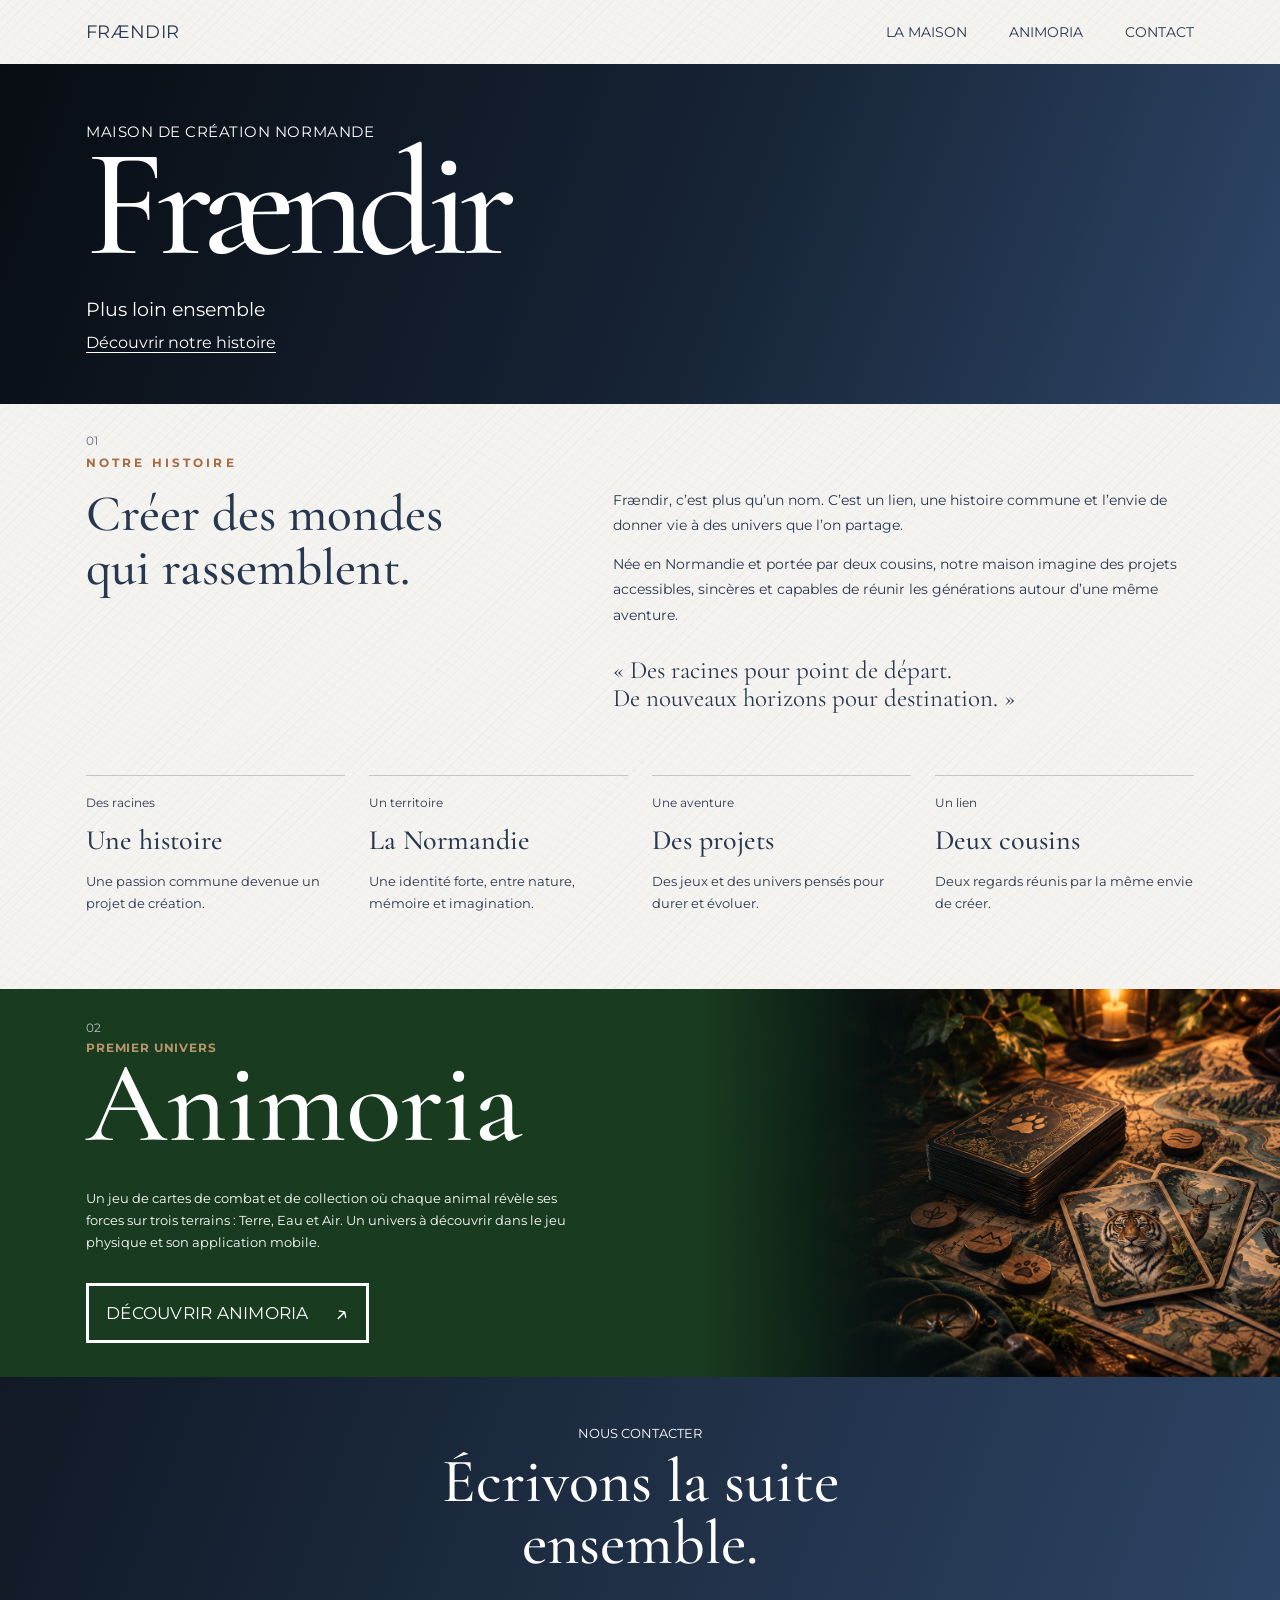
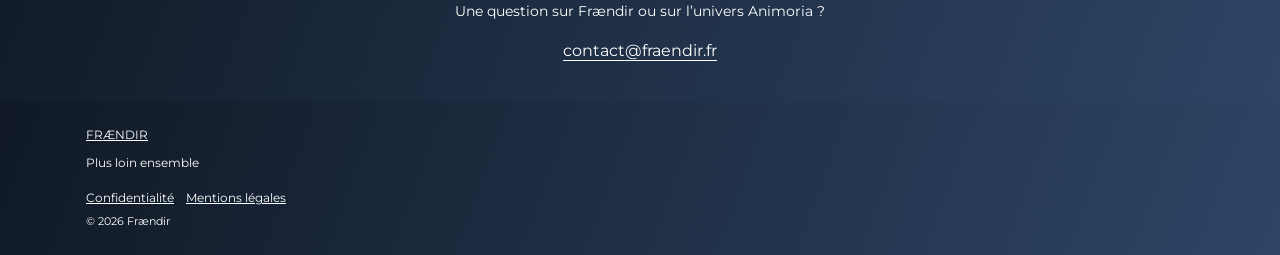
<file: index.html>
<!doctype html>
<html lang="fr"><head><meta charset="utf-8"><meta name="viewport" content="width=device-width,initial-scale=1"><title>Frændir — Plus loin ensemble</title><meta name="description" content="Frændir, maison de création normande. Des univers et des jeux qui rassemblent."><link rel="preconnect" href="https://fonts.googleapis.com"><link rel="preconnect" href="https://fonts.gstatic.com" crossorigin><link href="https://fonts.googleapis.com/css2?family=Cormorant+Garamond:wght@400;500;600&family=Montserrat:wght@400;500;600;700&display=swap" rel="stylesheet"><link rel="stylesheet" href="accueil-v2.css"></head>
<body><header class="nav"><a class="nav-logo" href="index.html">FRÆNDIR</a><nav aria-label="Navigation principale"><a href="#maison">LA MAISON</a><a href="#animoria">ANIMORIA</a><a href="#contact">CONTACT</a></nav></header>
<main><section class="hero"><div class="wrap"><p class="hero-overline">MAISON DE CRÉATION NORMANDE</p><h1>Frændir</h1><p class="hero-motto">Plus loin ensemble</p><a class="hero-link" href="#maison">Découvrir notre histoire</a></div></section>
<section class="story paper" id="maison"><div class="wrap"><span class="number">01</span><p class="overline">NOTRE HISTOIRE</p><div class="story-grid"><div><h2>Créer des mondes<br>qui rassemblent.</h2></div><div class="story-intro"><p>Frændir, c’est plus qu’un nom. C’est un lien, une histoire commune et l’envie de donner vie à des univers que l’on partage.</p><p>Née en Normandie et portée par deux cousins, notre maison imagine des projets accessibles, sincères et capables de réunir les générations autour d’une même aventure.</p><blockquote>« Des racines pour point de départ.<br>De nouveaux horizons pour destination. »</blockquote></div></div><div class="pillars"><article><span>Des racines</span><h3>Une histoire</h3><p>Une passion commune devenue un projet de création.</p></article><article><span>Un territoire</span><h3>La Normandie</h3><p>Une identité forte, entre nature, mémoire et imagination.</p></article><article><span>Une aventure</span><h3>Des projets</h3><p>Des jeux et des univers pensés pour durer et évoluer.</p></article><article><span>Un lien</span><h3>Deux cousins</h3><p>Deux regards réunis par la même envie de créer.</p></article></div></div></section>
<section class="animoria" id="animoria"><div class="animoria-copy"><span class="number">02</span><p class="overline">PREMIER UNIVERS</p><h2>Animoria</h2><p>Un jeu de cartes de combat et de collection où chaque animal révèle ses forces sur trois terrains : Terre, Eau et Air. Un univers à découvrir dans le jeu physique et son application mobile.</p><a class="discover" href="animoria.html">DÉCOUVRIR ANIMORIA <span aria-hidden="true">↗</span></a></div><div class="animoria-visual" role="img" aria-label="Illustration de l'univers des jeux Fraendir"></div></section>
<section class="contact" id="contact"><div class="wrap"><p>NOUS CONTACTER</p><h2>Écrivons la suite<br>ensemble.</h2><p>Une question sur Frændir ou sur l’univers Animoria ?</p><a href="mailto:contact@fraendir.fr">contact@fraendir.fr</a></div></section></main>
<footer><div class="wrap"><a href="index.html">FRÆNDIR</a><p>Plus loin ensemble</p><div class="legal"><a href="confidentialite.html">Confidentialité</a><a href="mentions-legales.html">Mentions légales</a></div><small>© 2026 Frændir</small></div></footer></body></html>
</file>
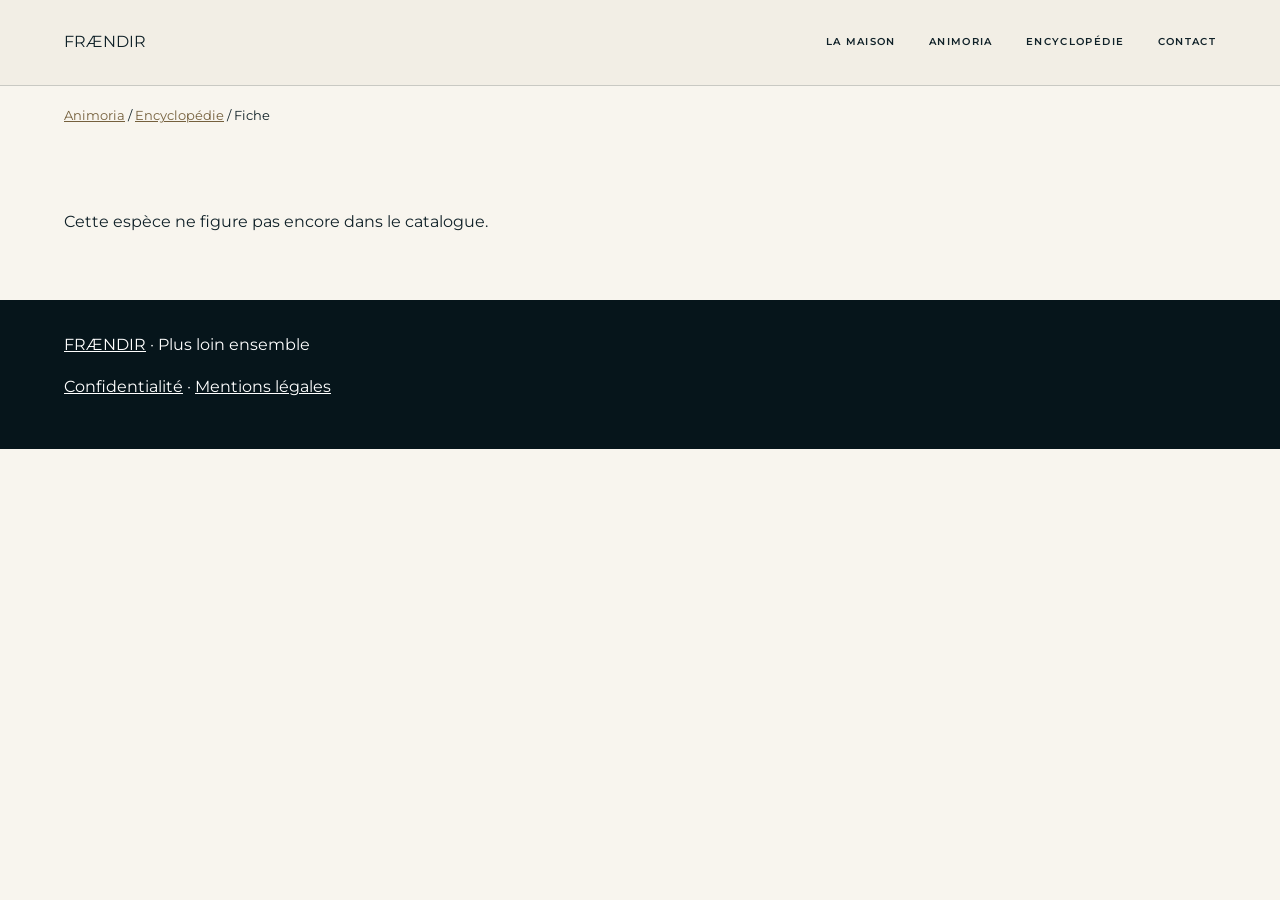
<file: animal.html>
<!doctype html><html lang="fr"><head><meta charset="utf-8"><meta name="viewport" content="width=device-width, initial-scale=1"><title>Fiche animal Animoria — Frændir</title><meta name="description" content="Découvrez les animaux de l'univers Animoria et leurs fiches encyclopédiques."><link rel="preconnect" href="https://fonts.googleapis.com"><link rel="preconnect" href="https://fonts.gstatic.com" crossorigin><link href="https://fonts.googleapis.com/css2?family=Cormorant+Garamond:wght@500;600&family=Montserrat:wght@400;500;600&display=swap" rel="stylesheet"><link rel="stylesheet" href="styles.css"></head><body class="animoria-subpage"><header class="site-header"><a class="brand" href="index.html">FRÆNDIR</a><nav aria-label="Navigation principale"><a href="index.html">La maison</a><a href="animoria.html">Animoria</a><a href="encyclopedie.html">Encyclopédie</a><a href="index.html#contact">Contact</a></nav></header><main><div class="a-wrap"><div class="a-breadcrumb"><a href="animoria.html">Animoria</a> / <a href="encyclopedie.html">Encyclopédie</a> / <span id="crumb">Fiche</span></div><section class="a-section" id="profile"><p>Chargement de la fiche…</p></section></div></main><script src="animal.js" defer></script><footer class="a-footer"><div class="a-wrap"><a href="index.html">FRÆNDIR</a> · Plus loin ensemble <p><a href="confidentialite.html">Confidentialité</a> · <a href="mentions-legales.html">Mentions légales</a></p></div></footer></body></html>
</file>
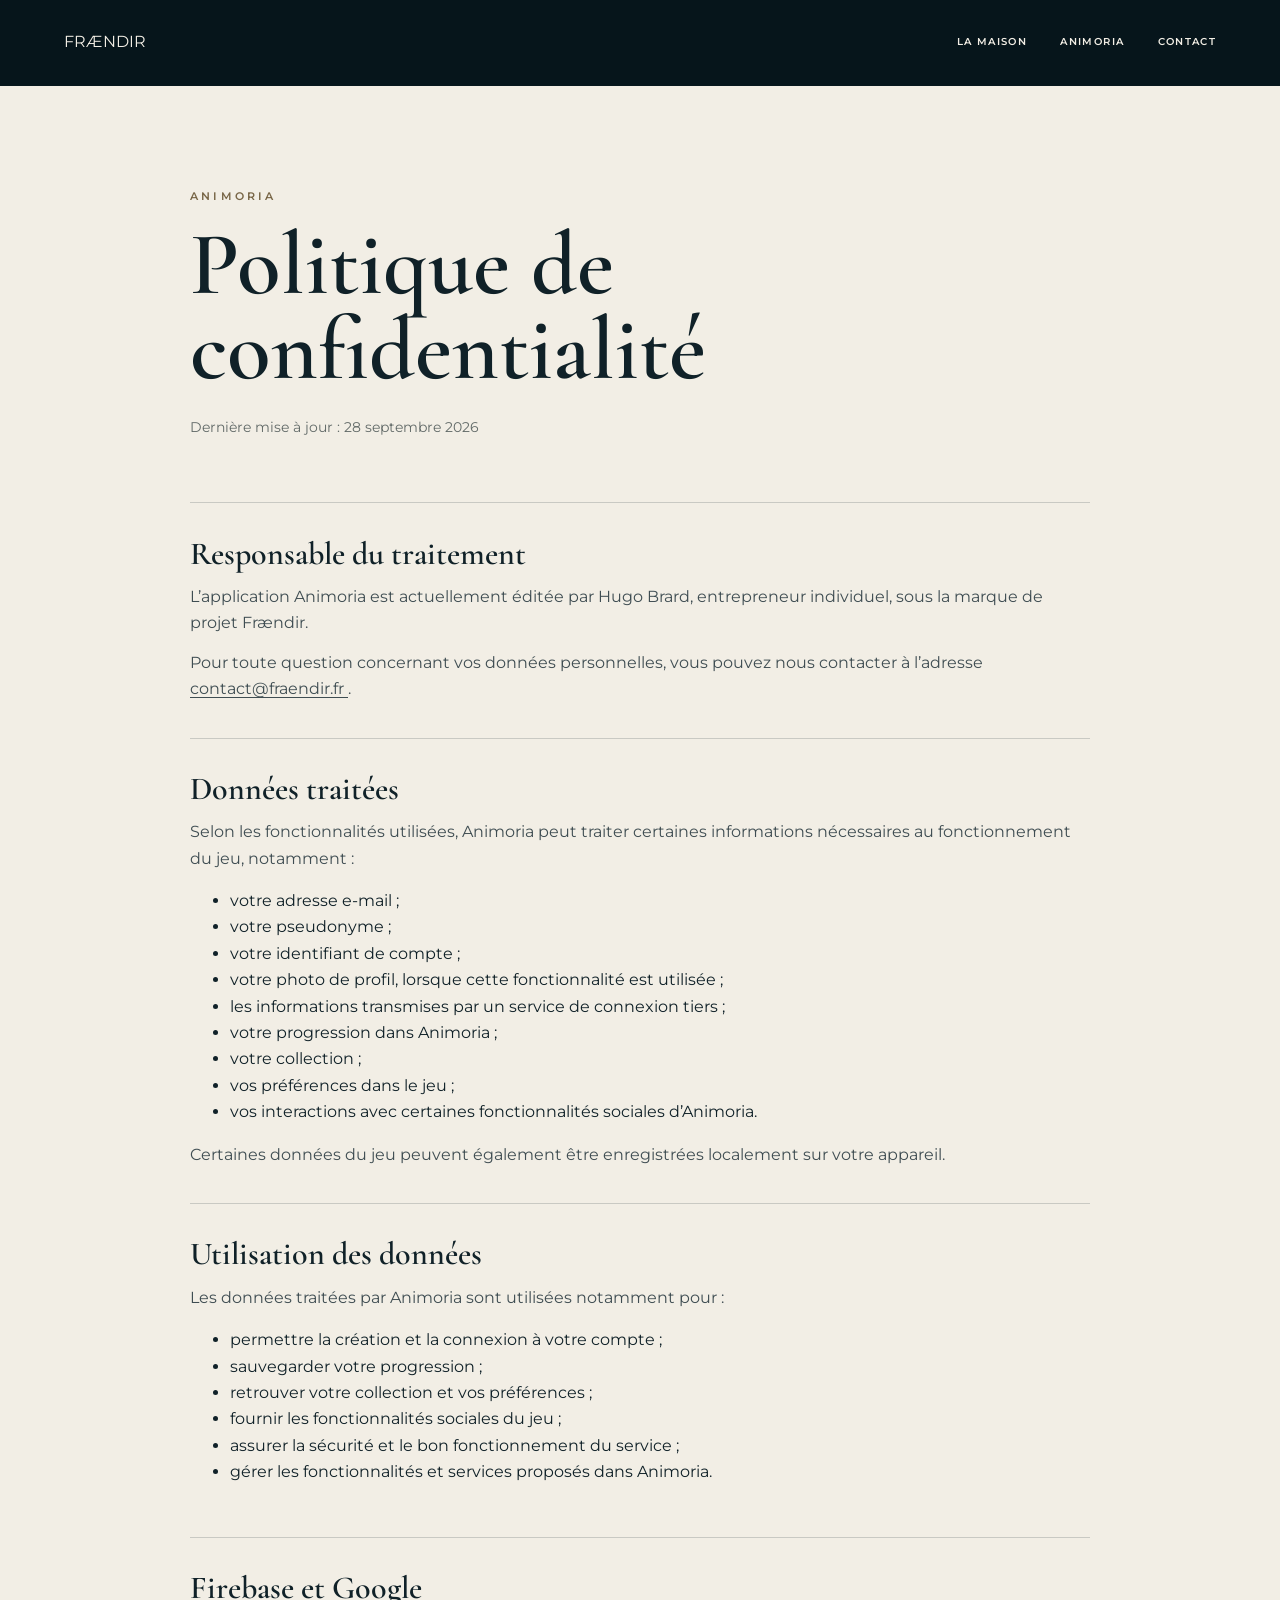
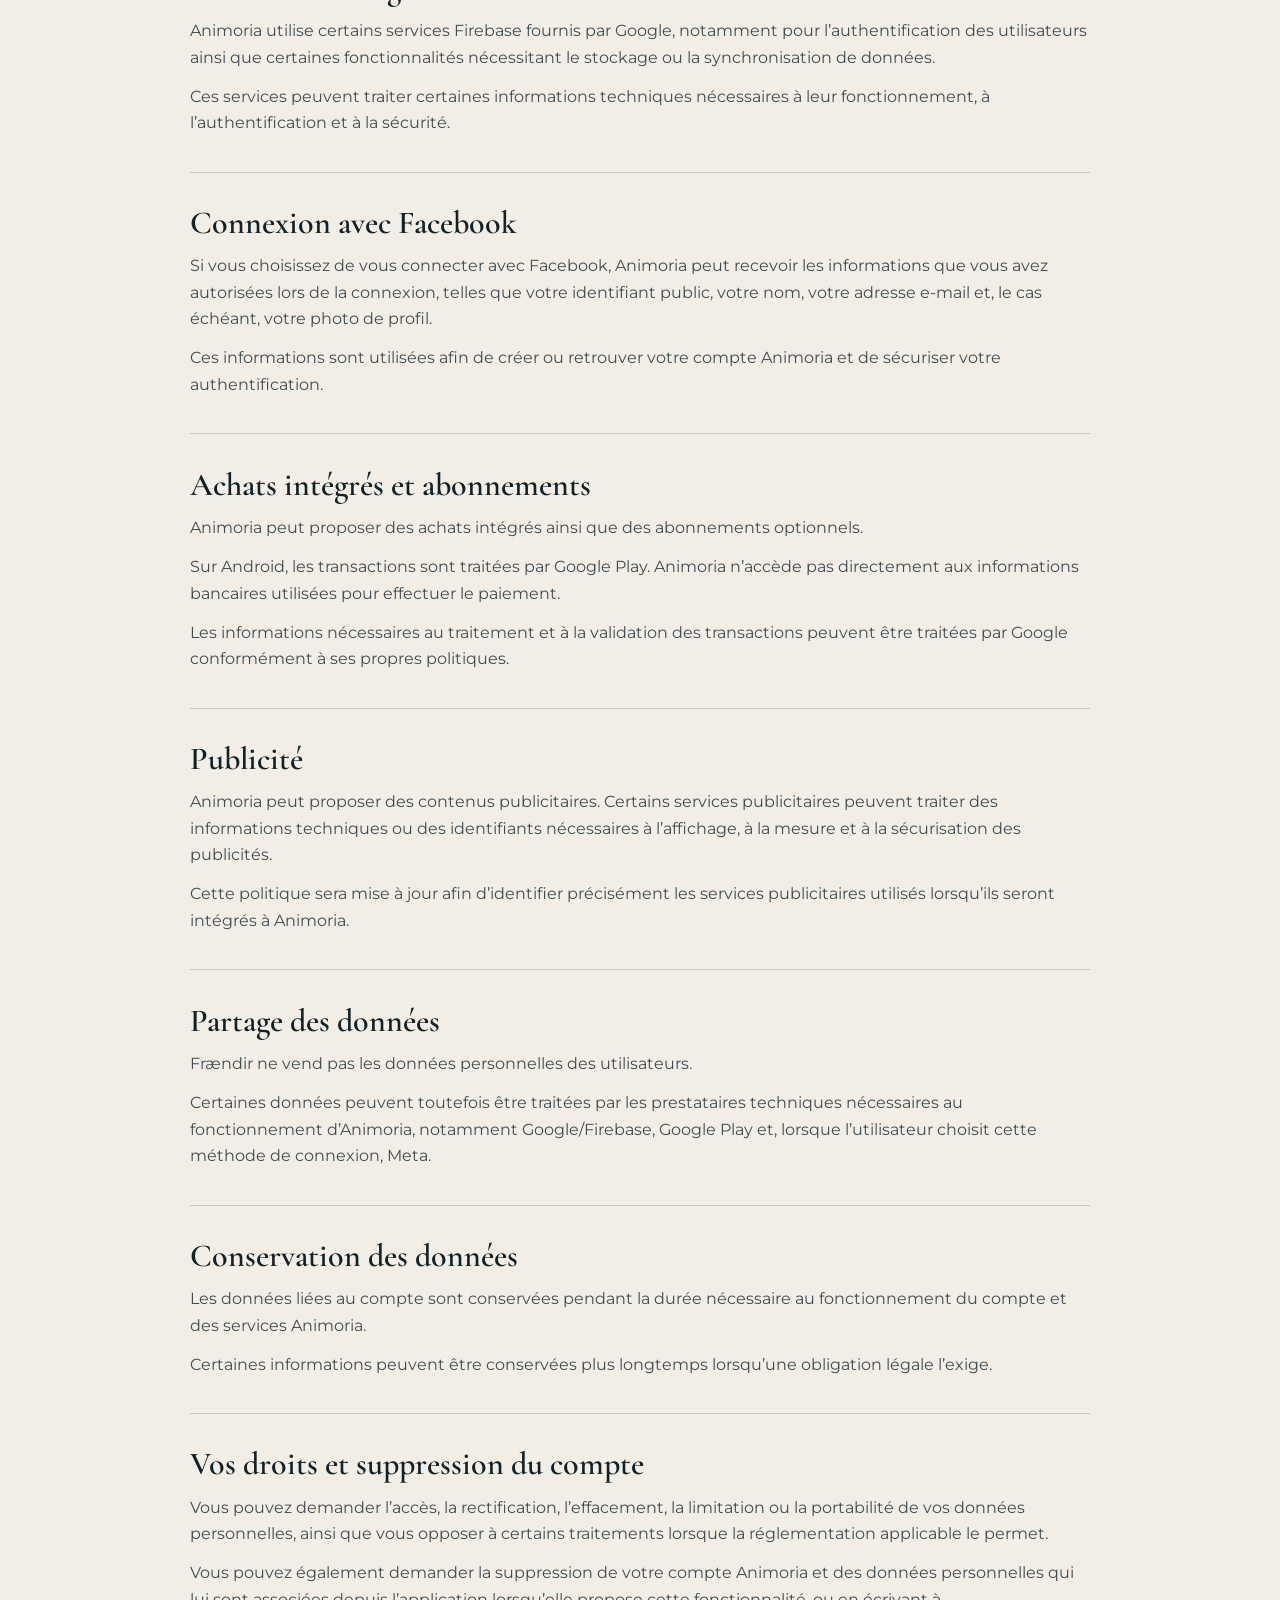
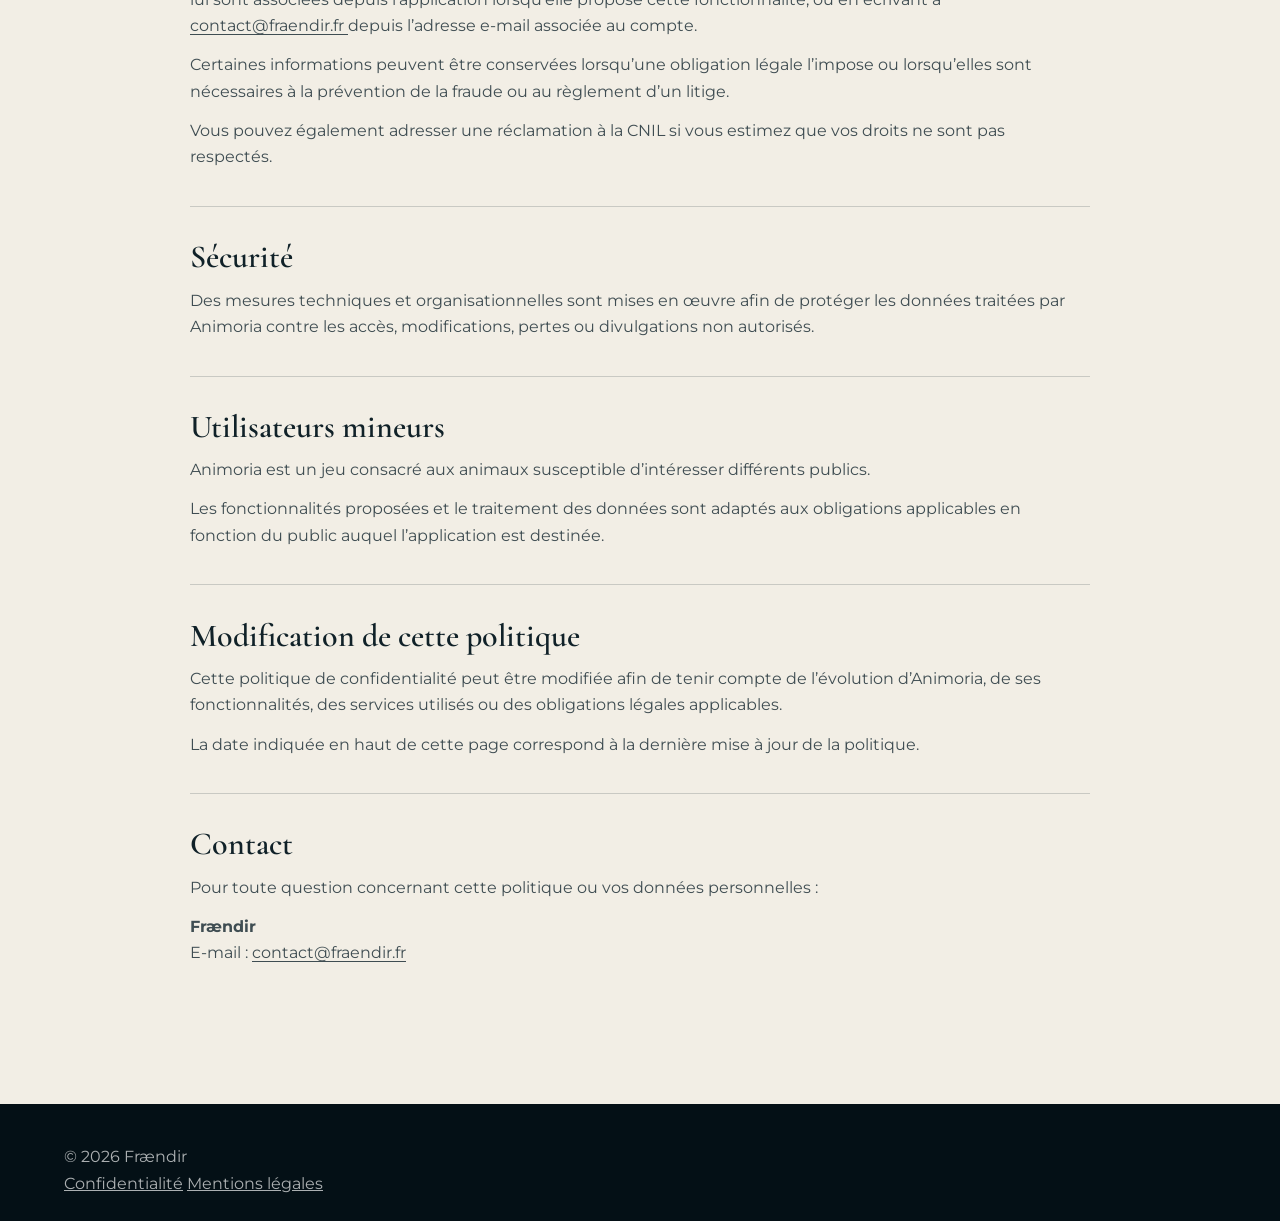
<file: confidentialite.html>
<!doctype html>
<html lang="fr">
<head>
  <meta charset="utf-8">
  <meta name="viewport" content="width=device-width, initial-scale=1">

  <title>Politique de confidentialité — Animoria</title>

  <meta
    name="description"
    content="Politique de confidentialité de l’application Animoria éditée par Frændir."
  >

  <link rel="preconnect" href="https://fonts.googleapis.com">
  <link rel="preconnect" href="https://fonts.gstatic.com" crossorigin>

  <link
    href="https://fonts.googleapis.com/css2?family=Cormorant+Garamond:ital,wght@0,500;0,600;1,500&family=Montserrat:wght@400;500;600&display=swap"
    rel="stylesheet"
  >

  <link rel="stylesheet" href="styles.css">

  <link
    rel="icon"
    type="image/svg+xml"
    href="data:image/svg+xml,%3Csvg xmlns='http://www.w3.org/2000/svg' viewBox='0 0 64 64'%3E%3Crect width='64' height='64' rx='8' fill='%23081720'/%3E%3Cpath d='M16 47V18h13v5h-7v7h7v5h-7v12zm32 0V18H35v5h7v7h-7v5h7v12zM32 47V17m0 10-6-5m6 5 6-5m-6 13-6-5m6 5 6-5' fill='none' stroke='%23e9e2d4' stroke-width='3'/%3E%3C/svg%3E"
  >
</head>

<body class="legal-body">

  <header class="site-header">
    <a class="brand" href="index.html">FRÆNDIR</a>

    <nav>
      <a href="index.html#maison">La maison</a>
      <a href="index.html#animoria">Animoria</a>
      <a href="index.html#contact">Contact</a>
    </nav>
  </header>

  <main class="legal-page">

    <p class="eyebrow">Animoria</p>

    <h1>Politique de confidentialité</h1>

    <p class="updated">
      Dernière mise à jour : 28 septembre 2026
    </p>

    <section>
      <h2>Responsable du traitement</h2>

      <p>
        L’application Animoria est actuellement éditée par Hugo Brard,
        entrepreneur individuel, sous la marque de projet Frændir.
      </p>

      <p>
        Pour toute question concernant vos données personnelles,
        vous pouvez nous contacter à l’adresse
        <a href="mailto:contact@fraendir.fr">
          contact@fraendir.fr
        </a>.
      </p>
    </section>

    <section>
      <h2>Données traitées</h2>

      <p>
        Selon les fonctionnalités utilisées, Animoria peut traiter
        certaines informations nécessaires au fonctionnement du jeu,
        notamment :
      </p>

      <ul>
        <li>votre adresse e-mail ;</li>
        <li>votre pseudonyme ;</li>
        <li>votre identifiant de compte ;</li>
        <li>votre photo de profil, lorsque cette fonctionnalité est utilisée ;</li>
        <li>
          les informations transmises par un service de connexion tiers ;
        </li>
        <li>votre progression dans Animoria ;</li>
        <li>votre collection ;</li>
        <li>vos préférences dans le jeu ;</li>
        <li>
          vos interactions avec certaines fonctionnalités sociales
          d’Animoria.
        </li>
      </ul>

      <p>
        Certaines données du jeu peuvent également être enregistrées
        localement sur votre appareil.
      </p>
    </section>

    <section>
      <h2>Utilisation des données</h2>

      <p>
        Les données traitées par Animoria sont utilisées notamment pour :
      </p>

      <ul>
        <li>permettre la création et la connexion à votre compte ;</li>
        <li>sauvegarder votre progression ;</li>
        <li>retrouver votre collection et vos préférences ;</li>
        <li>fournir les fonctionnalités sociales du jeu ;</li>
        <li>assurer la sécurité et le bon fonctionnement du service ;</li>
        <li>gérer les fonctionnalités et services proposés dans Animoria.</li>
      </ul>
    </section>

    <section>
      <h2>Firebase et Google</h2>

      <p>
        Animoria utilise certains services Firebase fournis par Google,
        notamment pour l’authentification des utilisateurs ainsi que
        certaines fonctionnalités nécessitant le stockage ou la
        synchronisation de données.
      </p>

      <p>
        Ces services peuvent traiter certaines informations techniques
        nécessaires à leur fonctionnement, à l’authentification et à
        la sécurité.
      </p>
    </section>

    <section>
      <h2>Connexion avec Facebook</h2>

      <p>
        Si vous choisissez de vous connecter avec Facebook, Animoria
        peut recevoir les informations que vous avez autorisées lors
        de la connexion, telles que votre identifiant public, votre nom,
        votre adresse e-mail et, le cas échéant, votre photo de profil.
      </p>

      <p>
        Ces informations sont utilisées afin de créer ou retrouver
        votre compte Animoria et de sécuriser votre authentification.
      </p>
    </section>

    <section>
      <h2>Achats intégrés et abonnements</h2>

      <p>
        Animoria peut proposer des achats intégrés ainsi que des
        abonnements optionnels.
      </p>

      <p>
        Sur Android, les transactions sont traitées par Google Play.
        Animoria n’accède pas directement aux informations bancaires
        utilisées pour effectuer le paiement.
      </p>

      <p>
        Les informations nécessaires au traitement et à la validation
        des transactions peuvent être traitées par Google conformément
        à ses propres politiques.
      </p>
    </section>

    <section>
      <h2>Publicité</h2>

      <p>
        Animoria peut proposer des contenus publicitaires.
        Certains services publicitaires peuvent traiter des informations
        techniques ou des identifiants nécessaires à l’affichage,
        à la mesure et à la sécurisation des publicités.
      </p>

      <p>
        Cette politique sera mise à jour afin d’identifier précisément
        les services publicitaires utilisés lorsqu’ils seront intégrés
        à Animoria.
      </p>
    </section>

    <section>
      <h2>Partage des données</h2>

      <p>
        Frændir ne vend pas les données personnelles des utilisateurs.
      </p>

      <p>
        Certaines données peuvent toutefois être traitées par les
        prestataires techniques nécessaires au fonctionnement
        d’Animoria, notamment Google/Firebase, Google Play et,
        lorsque l’utilisateur choisit cette méthode de connexion, Meta.
      </p>
    </section>

    <section>
      <h2>Conservation des données</h2>

      <p>
        Les données liées au compte sont conservées pendant la durée
        nécessaire au fonctionnement du compte et des services
        Animoria.
      </p>

      <p>
        Certaines informations peuvent être conservées plus longtemps
        lorsqu’une obligation légale l’exige.
      </p>
    </section>

    <section>
      <h2>Vos droits et suppression du compte</h2>

      <p>
        Vous pouvez demander l’accès, la rectification, l’effacement,
        la limitation ou la portabilité de vos données personnelles,
        ainsi que vous opposer à certains traitements lorsque la
        réglementation applicable le permet.
      </p>

      <p>
        Vous pouvez également demander la suppression de votre compte
        Animoria et des données personnelles qui lui sont associées
        depuis l’application lorsqu’elle propose cette fonctionnalité,
        ou en écrivant à
        <a href="mailto:contact@fraendir.fr">
          contact@fraendir.fr
        </a>
        depuis l’adresse e-mail associée au compte.
      </p>

      <p>
        Certaines informations peuvent être conservées lorsqu’une
        obligation légale l’impose ou lorsqu’elles sont nécessaires
        à la prévention de la fraude ou au règlement d’un litige.
      </p>

      <p>
        Vous pouvez également adresser une réclamation à la CNIL si
        vous estimez que vos droits ne sont pas respectés.
      </p>
    </section>

    <section>
      <h2>Sécurité</h2>

      <p>
        Des mesures techniques et organisationnelles sont mises en
        œuvre afin de protéger les données traitées par Animoria contre
        les accès, modifications, pertes ou divulgations non autorisés.
      </p>
    </section>

    <section>
      <h2>Utilisateurs mineurs</h2>

      <p>
        Animoria est un jeu consacré aux animaux susceptible
        d’intéresser différents publics.
      </p>

      <p>
        Les fonctionnalités proposées et le traitement des données
        sont adaptés aux obligations applicables en fonction du public
        auquel l’application est destinée.
      </p>
    </section>

    <section>
      <h2>Modification de cette politique</h2>

      <p>
        Cette politique de confidentialité peut être modifiée afin de
        tenir compte de l’évolution d’Animoria, de ses fonctionnalités,
        des services utilisés ou des obligations légales applicables.
      </p>

      <p>
        La date indiquée en haut de cette page correspond à la dernière
        mise à jour de la politique.
      </p>
    </section>

    <section>
      <h2>Contact</h2>

      <p>
        Pour toute question concernant cette politique ou vos données
        personnelles :
      </p>

      <p>
        <strong>Frændir</strong><br>
        E-mail :
        <a href="mailto:contact@fraendir.fr">
          contact@fraendir.fr
        </a>
      </p>
    </section>

  </main>

  <footer>
    <span>© 2026 Frændir</span>

    <div>
      <a href="confidentielle.html">Confidentialité</a>
      <a href="mentions-legales.html">Mentions légales</a>
    </div>
  </footer>

</body>
</html>
</file>
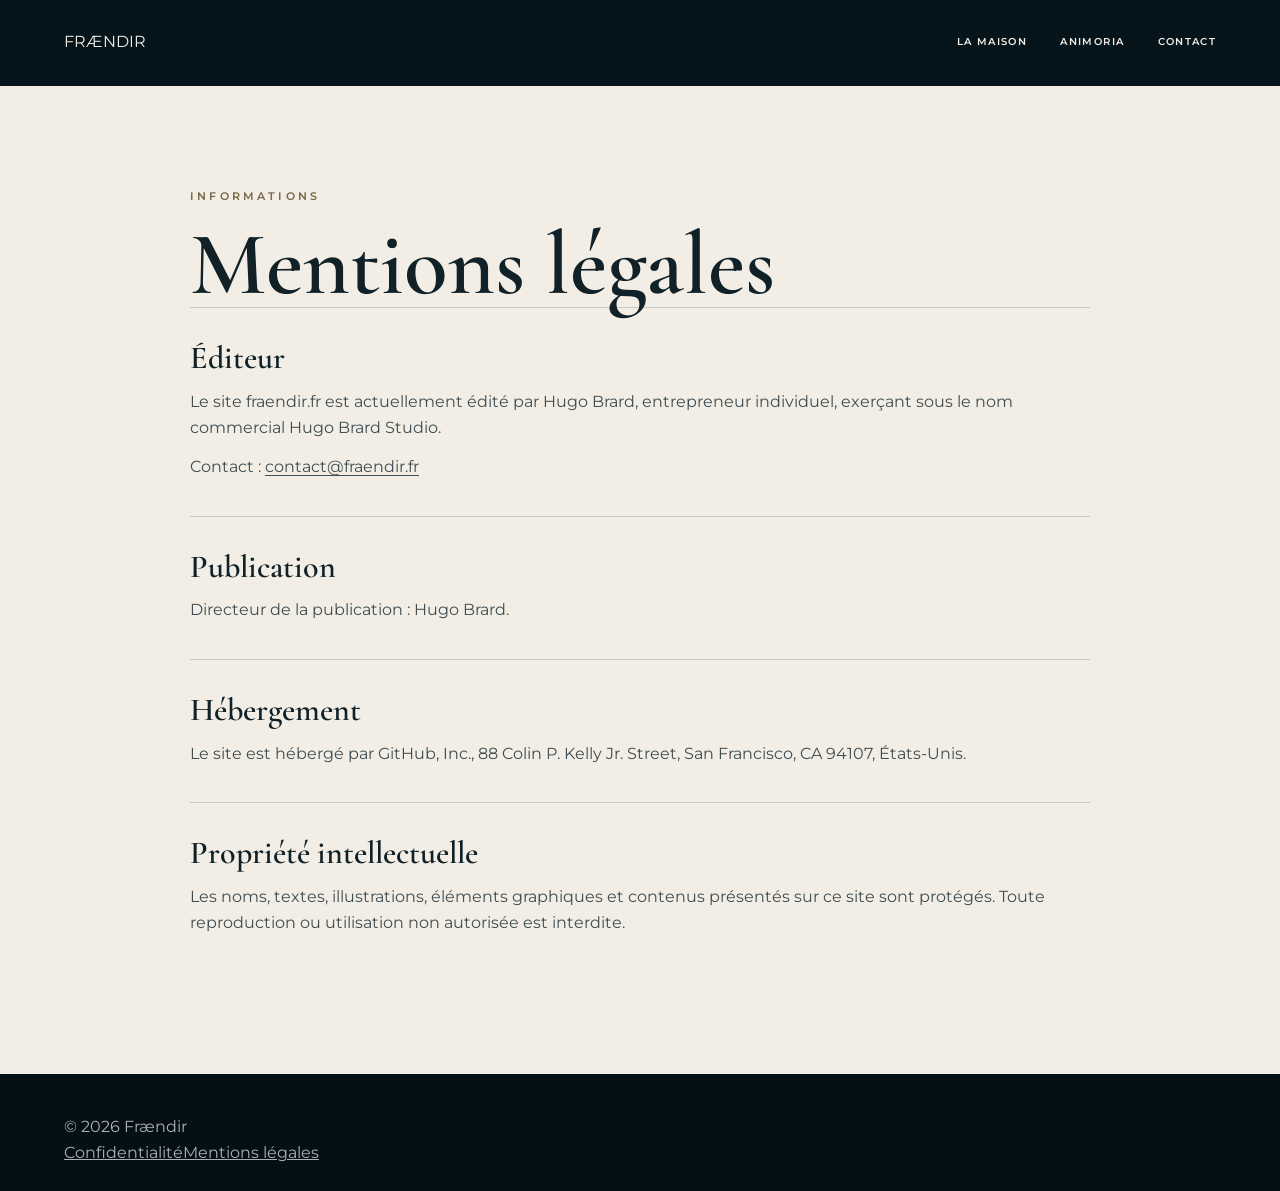
<file: mentions-legales.html>
<!doctype html>
<html lang="fr">
<head>
  <meta charset="utf-8">
  <meta name="viewport" content="width=device-width, initial-scale=1">
  <title>Mentions légales — Frændir</title>
  <meta name="description" content="Mentions légales du site Frændir.">
  <link rel="preconnect" href="https://fonts.googleapis.com">
  <link rel="preconnect" href="https://fonts.gstatic.com" crossorigin>
  <link href="https://fonts.googleapis.com/css2?family=Cormorant+Garamond:ital,wght@0,500;0,600;1,500&family=Montserrat:wght@400;500;600&display=swap" rel="stylesheet">
  <link rel="stylesheet" href="styles.css">
  <link rel="icon" type="image/svg+xml" href="data:image/svg+xml,%3Csvg xmlns='http://www.w3.org/2000/svg' viewBox='0 0 64 64'%3E%3Crect width='64' height='64' rx='8' fill='%23081720'/%3E%3Cpath d='M16 47V18h13v5h-7v7h7v5h-7v12zm32 0V18H35v5h7v7h-7v5h7v12zM32 47V17m0 10-6-5m6 5 6-5m-6 13-6-5m6 5 6-5' fill='none' stroke='%23e9e2d4' stroke-width='3'/%3E%3C/svg%3E">
</head>
<body class="legal-body">
  <header class="site-header">
    <a class="brand" href="index.html">FRÆNDIR</a>
    <nav><a href="index.html#maison">La maison</a><a href="index.html#animoria">Animoria</a><a href="index.html#contact">Contact</a></nav>
  </header>

  <main class="legal-page">
    <p class="eyebrow">Informations</p>
    <h1>Mentions légales</h1>

    <section>
      <h2>Éditeur</h2>
      <p>Le site fraendir.fr est actuellement édité par Hugo Brard, entrepreneur individuel, exerçant sous le nom commercial Hugo Brard Studio.</p>
      <p>Contact : <a href="mailto:contact@fraendir.fr">contact@fraendir.fr</a></p>
    </section>

    <section>
      <h2>Publication</h2>
      <p>Directeur de la publication : Hugo Brard.</p>
    </section>

    <section>
      <h2>Hébergement</h2>
      <p>Le site est hébergé par GitHub, Inc., 88 Colin P. Kelly Jr. Street, San Francisco, CA 94107, États-Unis.</p>
    </section>

    <section>
      <h2>Propriété intellectuelle</h2>
      <p>Les noms, textes, illustrations, éléments graphiques et contenus présentés sur ce site sont protégés. Toute reproduction ou utilisation non autorisée est interdite.</p>
    </section>
  </main>

  <footer><span>© 2026 Frændir</span><div><a href="confidentialite.html">Confidentialité</a><a href="mentions-legales.html">Mentions légales</a></div></footer>
</body>
</html>
</file>
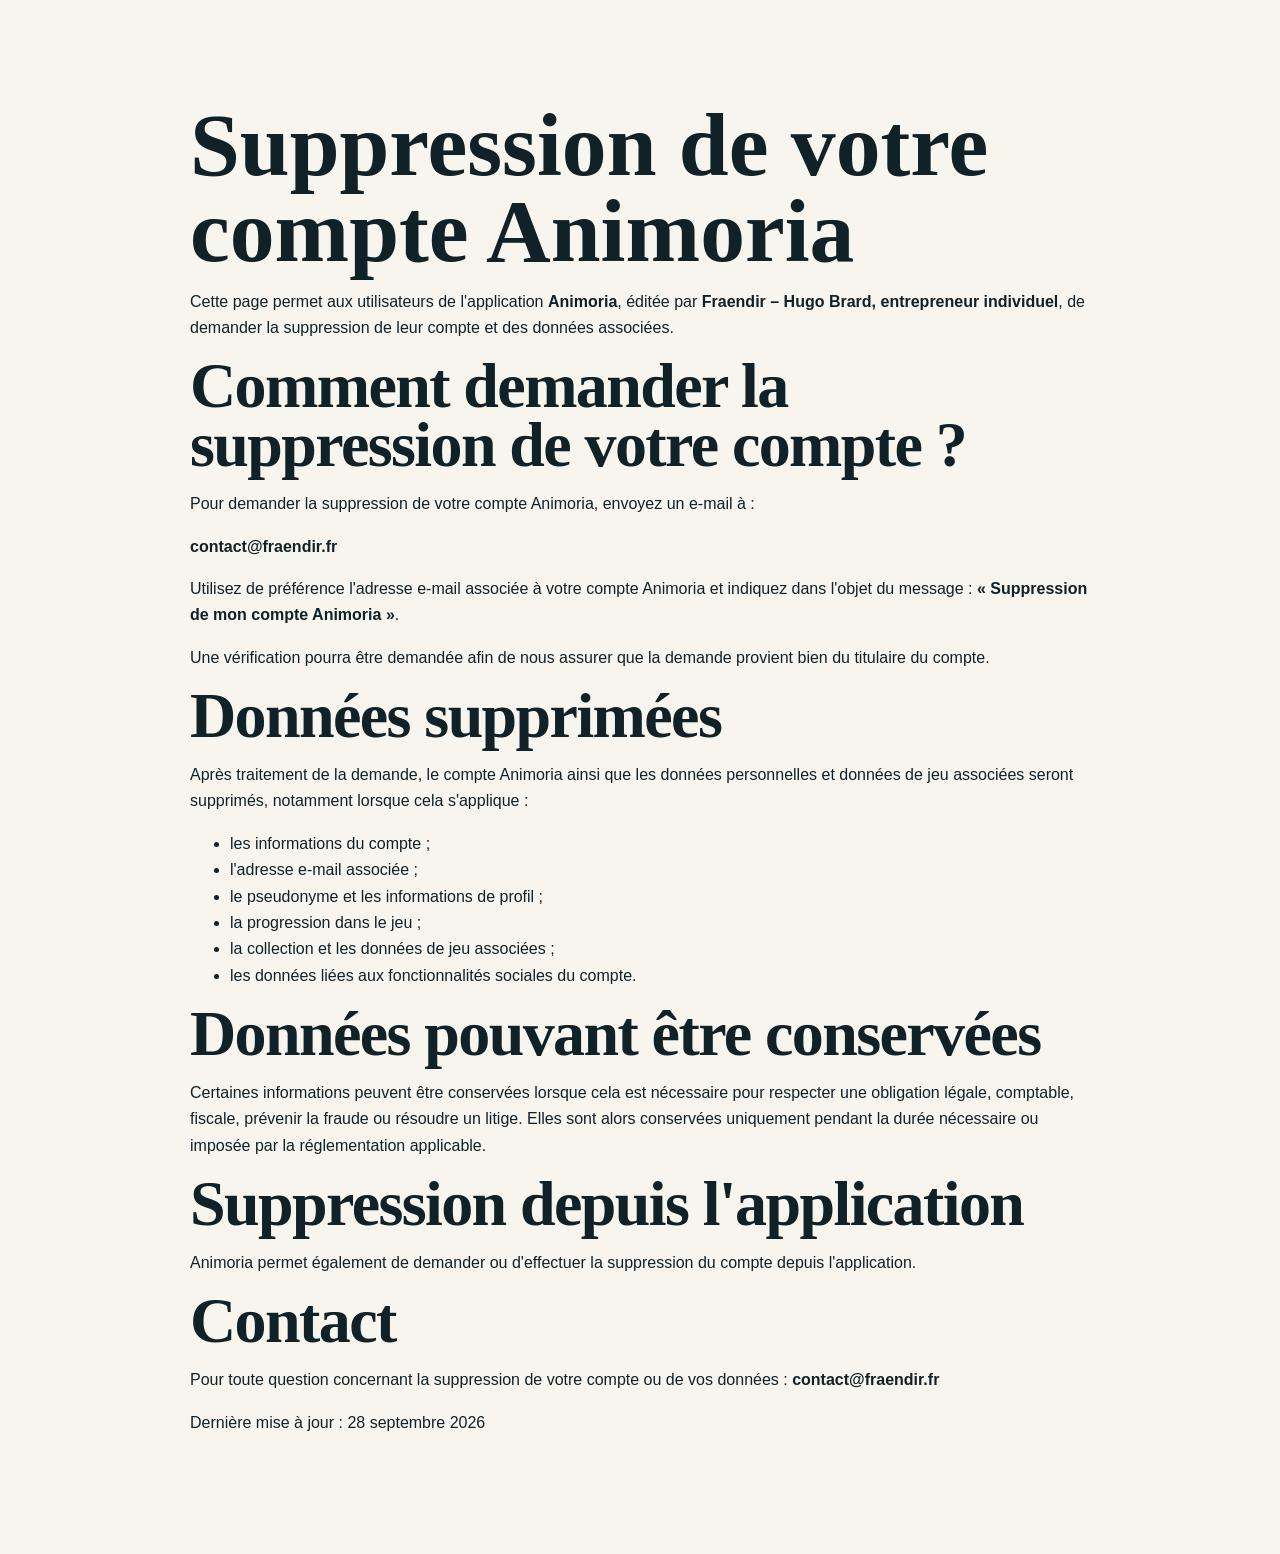
<file: suppression-compte.html>
<!DOCTYPE html>
<html lang="fr">
<head>
  <meta charset="UTF-8">
  <meta name="viewport" content="width=device-width, initial-scale=1.0">
  <title>Suppression de compte Animoria | Fraendir</title>
  <link rel="stylesheet" href="styles.css">
</head>

<body>

  <main class="legal-page">
    <h1>Suppression de votre compte Animoria</h1>

    <p>
      Cette page permet aux utilisateurs de l'application <strong>Animoria</strong>,
      éditée par <strong>Fraendir – Hugo Brard, entrepreneur individuel</strong>,
      de demander la suppression de leur compte et des données associées.
    </p>

    <h2>Comment demander la suppression de votre compte ?</h2>

    <p>
      Pour demander la suppression de votre compte Animoria, envoyez un e-mail à :
    </p>

    <p>
      <strong>contact@fraendir.fr</strong>
    </p>

    <p>
      Utilisez de préférence l'adresse e-mail associée à votre compte Animoria
      et indiquez dans l'objet du message :
      <strong>« Suppression de mon compte Animoria »</strong>.
    </p>

    <p>
      Une vérification pourra être demandée afin de nous assurer que la demande
      provient bien du titulaire du compte.
    </p>

    <h2>Données supprimées</h2>

    <p>
      Après traitement de la demande, le compte Animoria ainsi que les données
      personnelles et données de jeu associées seront supprimés, notamment
      lorsque cela s'applique :
    </p>

    <ul>
      <li>les informations du compte ;</li>
      <li>l'adresse e-mail associée ;</li>
      <li>le pseudonyme et les informations de profil ;</li>
      <li>la progression dans le jeu ;</li>
      <li>la collection et les données de jeu associées ;</li>
      <li>les données liées aux fonctionnalités sociales du compte.</li>
    </ul>

    <h2>Données pouvant être conservées</h2>

    <p>
      Certaines informations peuvent être conservées lorsque cela est nécessaire
      pour respecter une obligation légale, comptable, fiscale, prévenir la fraude
      ou résoudre un litige. Elles sont alors conservées uniquement pendant la
      durée nécessaire ou imposée par la réglementation applicable.
    </p>

    <h2>Suppression depuis l'application</h2>

    <p>
      Animoria permet également de demander ou d'effectuer la suppression du
      compte depuis l'application.
    </p>

    <h2>Contact</h2>

    <p>
      Pour toute question concernant la suppression de votre compte ou de vos
      données :
      <strong>contact@fraendir.fr</strong>
    </p>

    <p>Dernière mise à jour : 28 septembre 2026</p>
  </main>

</body>
</html>
</file>
<file: accueil-v2.css>
*{box-sizing:border-box}html{scroll-behavior:smooth}body{margin:0;color:#263750;font-family:Montserrat,Arial,sans-serif}a{color:inherit}.wrap{max-width:1180px;margin:auto;padding:0 36px}.paper,.nav{background-color:#f5f3ef;background-image:repeating-linear-gradient(135deg,rgba(49,66,83,.027) 0,rgba(49,66,83,.027) 1px,transparent 1px,transparent 7px),repeating-linear-gradient(30deg,rgba(49,66,83,.018) 0,rgba(49,66,83,.018) 1px,transparent 1px,transparent 11px)}.nav{height:64px;display:flex;align-items:center;justify-content:space-between;padding:0 max(36px,calc((100vw - 1108px)/2));gap:20px}.nav a{text-decoration:none}.nav-logo{font-size:18px;letter-spacing:.02em}.nav nav{display:flex;gap:42px;font-size:14px}.nav nav a:hover{text-decoration:underline}.hero{background:linear-gradient(110deg,#080d13,#172436 56%,#2e4668);color:white;padding:58px 0 52px}.hero-overline{font-size:15px;margin:0 0 4px;letter-spacing:.035em}.hero h1{font-family:'Cormorant Garamond',Georgia,serif;font-weight:500;font-size:clamp(90px,12vw,160px);line-height:.78;letter-spacing:-.055em;margin:0 0 33px}.hero-motto{font-size:19px;margin:0 0 12px}.hero-link{font-size:16px;text-underline-offset:4px}.story{padding:26px 0 62px}.number{font-size:12px;opacity:.7}.overline{color:#a66b45;font-size:12px;font-weight:700;letter-spacing:.26em;margin:6px 0 18px}.story-grid{display:grid;grid-template-columns:1fr 1.3fr;gap:80px}.story h2{font-family:'Cormorant Garamond',Georgia,serif;font-weight:500;font-size:clamp(38px,4vw,59px);line-height:1.05;margin:0}.story-intro p{font-size:14px;line-height:1.8;margin:0 0 14px}.story blockquote{font-family:'Cormorant Garamond',Georgia,serif;font-size:25px;line-height:1.15;margin:28px 0 0}.pillars{display:grid;grid-template-columns:repeat(4,1fr);gap:24px;margin-top:62px}.pillars article{border-top:1px solid #c6c7c2;padding-top:16px}.pillars span{font-size:12px}.pillars h3{font-family:'Cormorant Garamond',Georgia,serif;font-size:28px;font-weight:500;margin:12px 0}.pillars p{font-size:13px;line-height:1.7}.animoria{min-height:360px;display:grid;grid-template-columns:55% 45%;background:#193b1f;color:#fff}.animoria-copy{padding:28px max(32px,calc((100vw - 1108px)/2)) 34px; padding-right:45px}.animoria .overline{margin:4px 0 0;color:#b9956e;letter-spacing:.07em}.animoria h2{font-family:'Cormorant Garamond',Georgia,serif;font-size:clamp(75px,9vw,115px);font-weight:500;line-height:.85;margin:0 0 34px}.animoria-copy>p:not(.overline){max-width:500px;font-size:13px;line-height:1.7;margin-bottom:30px}.discover{display:inline-flex;align-items:center;gap:25px;border:3px solid #fff;padding:12px 17px;text-decoration:none;font-size:17px;letter-spacing:.015em}.discover:hover{background:#fff;color:#193b1f}.discover span{font-size:25px}.animoria-visual{min-height:360px;background:linear-gradient(90deg,#193b1f 0%,rgba(25,59,31,.14) 30%,transparent 60%),url('jeux-physiques-fraendir.png') center/cover no-repeat}.contact{background:linear-gradient(110deg,#101925,#2e4566);text-align:center;color:#fff;padding:45px 0 42px}.contact p:first-child{font-size:13px;margin:0 0 6px}.contact h2{font-family:'Cormorant Garamond',Georgia,serif;font-size:clamp(40px,5vw,62px);font-weight:500;line-height:1;margin:0 0 25px}.contact p{font-size:14px;line-height:1.7}.contact a{display:inline-block;margin-top:4px;font-size:16px;text-underline-offset:4px}footer{background:linear-gradient(110deg,#101925,#2e4566);color:#fff;padding:22px 0 26px}footer a{font-size:12px}footer p{font-size:12px}footer .legal{display:flex;gap:12px;margin:20px 0 5px}footer small{font-size:11px}@media(max-width:800px){.nav{padding:0 18px;height:auto;min-height:62px;flex-wrap:wrap}.nav nav{gap:16px;font-size:11px}.wrap{padding:0 22px}.hero{padding:55px 0}.hero h1{font-size:clamp(80px,18vw,120px)}.story-grid{grid-template-columns:1fr;gap:20px}.pillars{grid-template-columns:repeat(2,1fr);gap:20px;margin-top:35px}.animoria{grid-template-columns:1fr}.animoria-copy{padding:30px 22px 40px}.animoria-visual{min-height:280px}.discover{font-size:14px}}@media(max-width:430px){.nav{padding:12px 16px;gap:10px}.nav-logo{font-size:15px}.nav nav{gap:12px;font-size:10px}.pillars{grid-template-columns:1fr 1fr}.pillars h3{font-size:24px}.hero-overline{font-size:12px}.hero h1{font-size:80px}}
</file>
<file: styles.css>
:root{--night:#06151b;--deep:#0b2228;--ivory:#f2eee5;--paper:#f8f5ee;--gold:#bca06b;--ink:#102128;--muted:#626a68;--line:rgba(16,33,40,.18)}
*{box-sizing:border-box}html{scroll-behavior:smooth}body{margin:0;color:var(--ink);background:var(--paper);font-family:"Montserrat",Arial,sans-serif;font-size:16px;line-height:1.65}body::selection{color:var(--night);background:var(--gold)}a{color:inherit}img{display:block;max-width:100%}
.site-header{min-height:86px;display:flex;align-items:center;justify-content:space-between;gap:2rem;padding:.9rem clamp(1.5rem,5vw,5.5rem);background:var(--ivory);border-bottom:1px solid var(--line);position:relative;z-index:20}.brand{display:inline-flex;align-items:center;gap:.8rem;color:var(--ink);text-decoration:none}.brand-mark{font-family:"Cormorant Garamond",Georgia,serif;font-size:2.7rem;font-weight:600;line-height:.8;letter-spacing:-.15em}.brand strong{display:block;font-family:"Cormorant Garamond",Georgia,serif;font-size:1.7rem;font-weight:600;line-height:1;letter-spacing:.22em}.brand small{display:block;margin-top:.35rem;font-size:.46rem;font-weight:600;letter-spacing:.33em;text-transform:uppercase}nav{display:flex;align-items:center;gap:clamp(1rem,2.6vw,2.5rem)}nav a{padding:.5rem 0;font-size:.65rem;font-weight:600;letter-spacing:.13em;text-decoration:none;text-transform:uppercase;border-bottom:1px solid transparent}nav a:hover,nav a.active{color:#775f35;border-color:currentColor}
h1,h2,h3{font-family:"Cormorant Garamond",Georgia,serif;font-weight:600}h2{margin:0;font-size:clamp(2.8rem,5vw,5.3rem);line-height:.92;letter-spacing:-.025em}.eyebrow{margin:0 0 1rem;color:#786647;font-size:.66rem;font-weight:600;letter-spacing:.3em;text-transform:uppercase}.eyebrow.light{color:rgba(255,255,255,.76)}.button{display:inline-flex;align-items:center;justify-content:space-between;gap:2.5rem;min-width:225px;padding:.85rem 1.25rem;font-size:.63rem;font-weight:600;letter-spacing:.2em;text-decoration:none;text-transform:uppercase;border:1px solid currentColor;transition:color .2s ease,background .2s ease}.button span{font-size:1.1rem}.button-light{color:var(--ivory)}.button-light:hover{color:var(--night);background:var(--ivory)}
.hero{min-height:min(760px,calc(100svh - 86px));display:flex;align-items:center;position:relative;isolation:isolate;overflow:hidden;color:#fff;background:var(--night) url("hero-jeux-fraendir.png") center/cover no-repeat}.hero::before{content:"";position:absolute;inset:0;z-index:-1;background:linear-gradient(90deg,rgba(0,12,17,.96) 0%,rgba(0,14,19,.8) 37%,rgba(0,10,13,.18) 67%,rgba(0,0,0,.25) 100%)}.hero-content{width:min(640px,82vw);margin-left:clamp(1.5rem,5vw,5.5rem);padding:6rem 0}.hero h1{max-width:620px;margin:0 0 1.6rem;font-size:clamp(3.4rem,5.6vw,6.4rem);line-height:.9;letter-spacing:.025em;text-transform:uppercase;text-wrap:balance}.hero-content>p:not(.eyebrow){max-width:590px;margin:0 0 2rem;color:rgba(255,255,255,.82);font-family:"Cormorant Garamond",Georgia,serif;font-size:clamp(1.15rem,1.5vw,1.35rem);line-height:1.35}.hero-values{position:absolute;right:clamp(1.5rem,4vw,4rem);top:50%;display:grid;gap:.5rem;color:rgba(255,255,255,.82);font-size:.61rem;font-weight:600;letter-spacing:.27em;text-align:right;text-transform:uppercase;transform:translateY(-50%)}
.commitments{display:grid;grid-template-columns:repeat(4,1fr);padding:2rem clamp(1.5rem,4vw,4rem);background:var(--ivory)}.commitments article{min-height:220px;padding:1.7rem clamp(1rem,2.4vw,2.5rem);text-align:center;border-right:1px solid var(--line)}.commitments article:last-child{border-right:0}.line-icon{display:block;height:48px;font-family:Georgia,serif;font-size:2.7rem;line-height:1}.commitments h2{margin:.6rem 0 .45rem;font-family:"Montserrat",Arial,sans-serif;font-size:.72rem;letter-spacing:.17em;text-transform:uppercase}.commitments p{max-width:280px;margin:0 auto;color:#4b5351;font-family:"Cormorant Garamond",Georgia,serif;font-size:1.05rem;line-height:1.25}
.worlds{display:grid;grid-template-columns:1fr 1fr;color:#fff;background:var(--night)}.world{min-height:620px;display:flex;align-items:center;position:relative;isolation:isolate;overflow:hidden;padding:clamp(3rem,6vw,6rem)}.world::before{content:"";position:absolute;inset:0;z-index:-1;background:linear-gradient(90deg,rgba(0,12,17,.94),rgba(0,12,17,.28))}.world-physical{background:var(--night) url("jeux-physiques-fraendir.png") center/cover no-repeat}.world-mobile{background:radial-gradient(circle at 80% 20%,#355343 0,var(--deep) 42%,var(--night) 100%)}.world-mobile::before{background:linear-gradient(90deg,rgba(0,12,17,.93),rgba(0,12,17,.16))}.world-copy{max-width:510px;position:relative;z-index:3}.world h2{margin-bottom:1.35rem;text-transform:uppercase}.world-copy>p:not(.eyebrow){max-width:470px;margin:0 0 2rem;color:rgba(255,255,255,.78);font-family:"Cormorant Garamond",Georgia,serif;font-size:1.2rem;line-height:1.35}.mobile-cards{position:absolute;right:-3%;bottom:-9%;width:48%;height:82%}.mobile-cards img{width:min(210px,14vw);position:absolute;bottom:0;border-radius:10px;box-shadow:0 25px 45px rgba(0,0,0,.5)}.mobile-cards img:nth-child(1){left:2%;transform:rotate(-11deg) translateY(8%)}.mobile-cards img:nth-child(2){left:28%;z-index:2;transform:rotate(2deg)}.mobile-cards img:nth-child(3){left:52%;transform:rotate(12deg) translateY(9%)}
.animoria{padding:clamp(5rem,8vw,8rem) clamp(1.5rem,6vw,7rem);overflow:hidden;background:var(--paper)}.section-heading{max-width:1350px;display:grid;grid-template-columns:1fr 1fr;gap:7vw;align-items:end;margin:0 auto 5rem}.section-heading>p{max-width:620px;margin:0;color:var(--muted);font-size:1.02rem}.card-gallery{display:flex;align-items:center;justify-content:center;min-height:610px;padding:1.5rem 1rem 4rem}.card-gallery figure{width:min(21vw,285px);margin:0 -1.2vw;position:relative;filter:drop-shadow(0 25px 28px rgba(6,19,26,.28));transition:transform .3s ease}.card-gallery figure:nth-child(1){transform:rotate(-7deg) translateY(30px)}.card-gallery figure:nth-child(2){z-index:2;transform:rotate(-2deg) translateY(-12px)}.card-gallery figure:nth-child(3){z-index:2;transform:rotate(3deg) translateY(-12px)}.card-gallery figure:nth-child(4){transform:rotate(8deg) translateY(30px)}.card-gallery figure:hover{z-index:5;transform:translateY(-22px) rotate(0)}.card-gallery img{width:100%;border-radius:12px}.card-gallery figcaption{position:absolute;right:.2rem;bottom:-2.6rem;left:.2rem;font-family:"Cormorant Garamond",Georgia,serif;font-size:1.1rem;text-align:center}.project-details{max-width:1100px;display:grid;grid-template-columns:repeat(3,1fr);margin:2rem auto 0;border-block:1px solid var(--line)}.project-details div{display:flex;align-items:center;gap:1rem;padding:1.7rem 2rem;border-right:1px solid var(--line)}.project-details div:last-child{border-right:0}.project-details strong{font-family:"Cormorant Garamond",Georgia,serif;font-size:3.1rem;line-height:1}.project-details span{color:var(--muted);font-size:.69rem;letter-spacing:.11em;text-transform:uppercase}
.values{display:grid;grid-template-columns:.8fr 2fr 1fr;gap:3vw;align-items:center;padding:4.5rem clamp(1.5rem,5vw,5.5rem);background:var(--ivory);border-top:1px solid var(--line)}.values-heading h2{font-size:clamp(2.8rem,4vw,4.4rem)}.values-list{display:grid;grid-template-columns:repeat(4,1fr)}.values-list article{padding:1rem 1.2rem;text-align:center;border-right:1px solid var(--line)}.values-list article:last-child{border-right:0}.values-list span{display:block;height:42px;font-size:2rem}.values-list h3{margin:.55rem 0 .4rem;font-family:"Montserrat",Arial,sans-serif;font-size:.64rem;letter-spacing:.16em;text-transform:uppercase}.values-list p{margin:0;color:var(--muted);font-family:"Cormorant Garamond",Georgia,serif;font-size:.95rem;line-height:1.2}.values blockquote{margin:0;padding-left:2rem;font-family:"Cormorant Garamond",Georgia,serif;font-size:1.25rem;font-style:italic;line-height:1.3;text-align:center;border-left:1px solid var(--line)}.values blockquote small{display:block;margin-top:1.5rem;font-family:"Montserrat",Arial,sans-serif;font-size:.6rem;font-style:normal;letter-spacing:.3em;text-transform:uppercase}
.roots{min-height:520px;display:flex;align-items:center;justify-content:space-between;position:relative;isolation:isolate;padding:clamp(3.5rem,7vw,7rem) clamp(1.5rem,5vw,5.5rem);color:#fff;background:var(--night) url("normandie-fraendir.png") center/cover no-repeat}.roots::before{content:"";position:absolute;inset:0;z-index:-1;background:linear-gradient(90deg,rgba(0,13,18,.88),rgba(0,13,18,.2) 70%,rgba(0,13,18,.42))}.roots>div{max-width:590px}.roots h2{margin-bottom:1.4rem;text-transform:uppercase}.roots>div>p:not(.eyebrow){color:rgba(255,255,255,.83);font-family:"Cormorant Garamond",Georgia,serif;font-size:1.2rem;line-height:1.35}.roots aside{align-self:flex-end;padding:1.5rem;font-size:.65rem;letter-spacing:.22em;text-align:right;text-transform:uppercase;border:1px solid rgba(255,255,255,.45)}.roots aside strong,.roots aside span{display:block}.roots aside span{margin-top:.35rem;color:rgba(255,255,255,.68)}
.contact{padding:clamp(5rem,8vw,8rem) 1.5rem;color:var(--ivory);text-align:center;background:radial-gradient(circle at 50% 0,#1b3b44,var(--night) 62%)}.contact h2{max-width:850px;margin:0 auto}.contact>p:not(.eyebrow){margin:1.8rem 0 1rem;color:rgba(255,255,255,.65)}.contact>a{color:var(--gold);font-family:"Cormorant Garamond",Georgia,serif;font-size:clamp(1.5rem,3vw,2.3rem);text-underline-offset:.25em}
footer{padding:2.5rem clamp(1.5rem,5vw,5.5rem) 1.5rem;color:rgba(255,255,255,.67);background:#041016}footer .brand{color:var(--ivory)}footer>nav{justify-content:center;margin-top:-2.5rem}footer nav a:hover{color:var(--gold)}.footer-bottom{display:flex;justify-content:space-between;gap:2rem;margin-top:2.7rem;padding-top:1.2rem;font-size:.58rem;letter-spacing:.08em;border-top:1px solid rgba(255,255,255,.15)}.footer-bottom>span:last-child{display:flex;gap:1.5rem}
.legal-body{background:var(--ivory)}.legal-body .site-header{color:var(--ivory);background:var(--night)}.legal-body .site-header .brand{color:var(--ivory)}.legal-page{width:min(900px,88vw);min-height:65vh;margin:0 auto;padding:clamp(5rem,8vw,8rem) 0}.legal-page h1{margin:0;font-family:"Cormorant Garamond",Georgia,serif;font-size:clamp(3.2rem,7vw,6.3rem);line-height:.95}.legal-page .updated{margin:1.5rem 0 4rem;color:var(--muted);font-size:.85rem}.legal-page section{padding:2.2rem 0;border-top:1px solid var(--line)}.legal-page section h2{margin:0 0 1rem;font-size:2rem;letter-spacing:0}.legal-page section p{margin:.8rem 0 0;color:#3f4d52}.legal-page a{text-underline-offset:.2em}
@media(max-width:1100px){.worlds{grid-template-columns:1fr}.world{min-height:570px}.mobile-cards img{width:min(210px,20vw)}.values{grid-template-columns:1fr}.values-list{margin:1rem 0}.values blockquote{padding:2rem 0 0;border-top:1px solid var(--line);border-left:0}}
@media(max-width:820px){.site-header{flex-direction:column;gap:.7rem;padding-block:.9rem}nav{gap:1.2rem}.hero{min-height:700px;background-position:62% center}.hero::before{background:linear-gradient(90deg,rgba(0,12,17,.94),rgba(0,12,17,.5))}.hero-values{display:none}.commitments{grid-template-columns:repeat(2,1fr)}.commitments article:nth-child(2){border-right:0}.commitments article:nth-child(-n+2){border-bottom:1px solid var(--line)}.section-heading{grid-template-columns:1fr;margin-bottom:3rem}.card-gallery{min-height:0;justify-content:flex-start;overflow-x:auto;scroll-snap-type:x mandatory;padding:2rem 12vw 4rem;margin-inline:-1.5rem}.card-gallery figure,.card-gallery figure:nth-child(n){flex:0 0 min(68vw,300px);width:auto;margin:0 -1rem 0 0;transform:none;scroll-snap-align:center}.project-details{grid-template-columns:1fr}.project-details div{border-right:0;border-bottom:1px solid var(--line)}.project-details div:last-child{border-bottom:0}.values-list{grid-template-columns:repeat(2,1fr)}.values-list article:nth-child(2){border-right:0}.values-list article:nth-child(-n+2){border-bottom:1px solid var(--line)}footer>nav{justify-content:flex-start;margin-top:2rem}}
@media(max-width:560px){.site-header nav{width:100%;justify-content:space-between;gap:.4rem;overflow-x:auto}.site-header nav a{font-size:.54rem}.hero{min-height:650px}.hero-content{width:auto;margin:0;padding:5rem 1.25rem}.hero h1{font-size:clamp(3rem,14vw,4.6rem)}.commitments{grid-template-columns:1fr}.commitments article{min-height:auto;border-right:0;border-bottom:1px solid var(--line)}.commitments article:last-child{border-bottom:0}.world{min-height:590px;align-items:flex-start;padding:3.5rem 1.25rem}.world-mobile{padding-bottom:18rem}.mobile-cards{right:-5%;width:88%;height:48%}.mobile-cards img{width:min(170px,38vw)}.values-list{grid-template-columns:1fr}.values-list article{border-right:0;border-bottom:1px solid var(--line)}.roots{align-items:flex-start;flex-direction:column}.roots aside{align-self:flex-start;margin-top:2rem;text-align:left}footer>nav{flex-wrap:wrap}.footer-bottom{flex-direction:column}.footer-bottom>span:last-child{flex-direction:column;gap:.5rem}}
@media(prefers-reduced-motion:reduce){html{scroll-behavior:auto}.card-gallery figure{transition:none}}

/* Extension Animoria */
.animoria-subpage{background:var(--paper)}.animoria-subpage .site-header{background:var(--ivory)}.a-wrap{width:min(1200px,90vw);margin:auto}.a-hero{padding:6rem 0;color:var(--ivory);background:linear-gradient(110deg,rgba(5,20,26,.97),rgba(5,20,26,.7)),url('normandie-fraendir.png') center/cover}.a-hero h1{font-size:clamp(3.8rem,9vw,8rem);line-height:1;margin:.2rem 0 1.3rem}.a-hero p{max-width:680px}.a-button{display:inline-block;padding:.9rem 1.5rem;background:var(--gold);color:var(--night);font-size:.78rem;font-weight:600;text-decoration:none;letter-spacing:.08em;margin-top:1rem}.a-section{padding:4rem 0}.a-section h2{margin-bottom:1.5rem}.a-grid{display:grid;grid-template-columns:repeat(auto-fill,minmax(215px,1fr));gap:1.3rem}.a-card{display:block;text-decoration:none;background:white;border:1px solid var(--line);overflow:hidden;transition:transform .2s}.a-card:hover{transform:translateY(-4px)}.a-card img{width:100%;aspect-ratio:4/5;object-fit:contain;background:#12292d}.a-card div{padding:1rem}.a-card strong{display:block;font-size:1rem}.a-card small{color:var(--muted)}.a-controls{display:flex;gap:1rem;flex-wrap:wrap;margin:1.8rem 0}.a-controls input,.a-controls select{padding:.85rem 1rem;border:1px solid var(--line);background:#fff;font:inherit;min-width:180px}.a-controls input{flex:1}.a-breadcrumb{padding:1.2rem 0;font-size:.8rem}.a-breadcrumb a{color:#75603d}.a-profile{display:grid;grid-template-columns:minmax(220px,350px) 1fr;gap:3rem;align-items:start}.a-profile>img{width:100%;border-radius:12px;box-shadow:0 15px 35px #0013}.a-facts{display:grid;grid-template-columns:repeat(2,1fr);gap:.8rem;margin:1.5rem 0}.a-facts div{padding:1rem;background:var(--ivory)}.a-facts span{display:block;font-size:.7rem;color:var(--muted);text-transform:uppercase}.a-facts strong{font-size:.9rem}.a-note{border-left:3px solid var(--gold);padding:1rem 1.5rem;background:var(--ivory);margin-top:2rem}.encyclopedia-cta{text-align:center;margin:3rem auto 0}.encyclopedia-cta .button{color:var(--night)}.a-footer{padding:2rem 5vw;background:var(--night);color:white}.a-footer a{color:inherit}@media(max-width:700px){.a-profile{grid-template-columns:1fr}.a-profile>img{max-width:340px}.a-facts{grid-template-columns:1fr}.a-hero{padding:4rem 0}}
</file>
